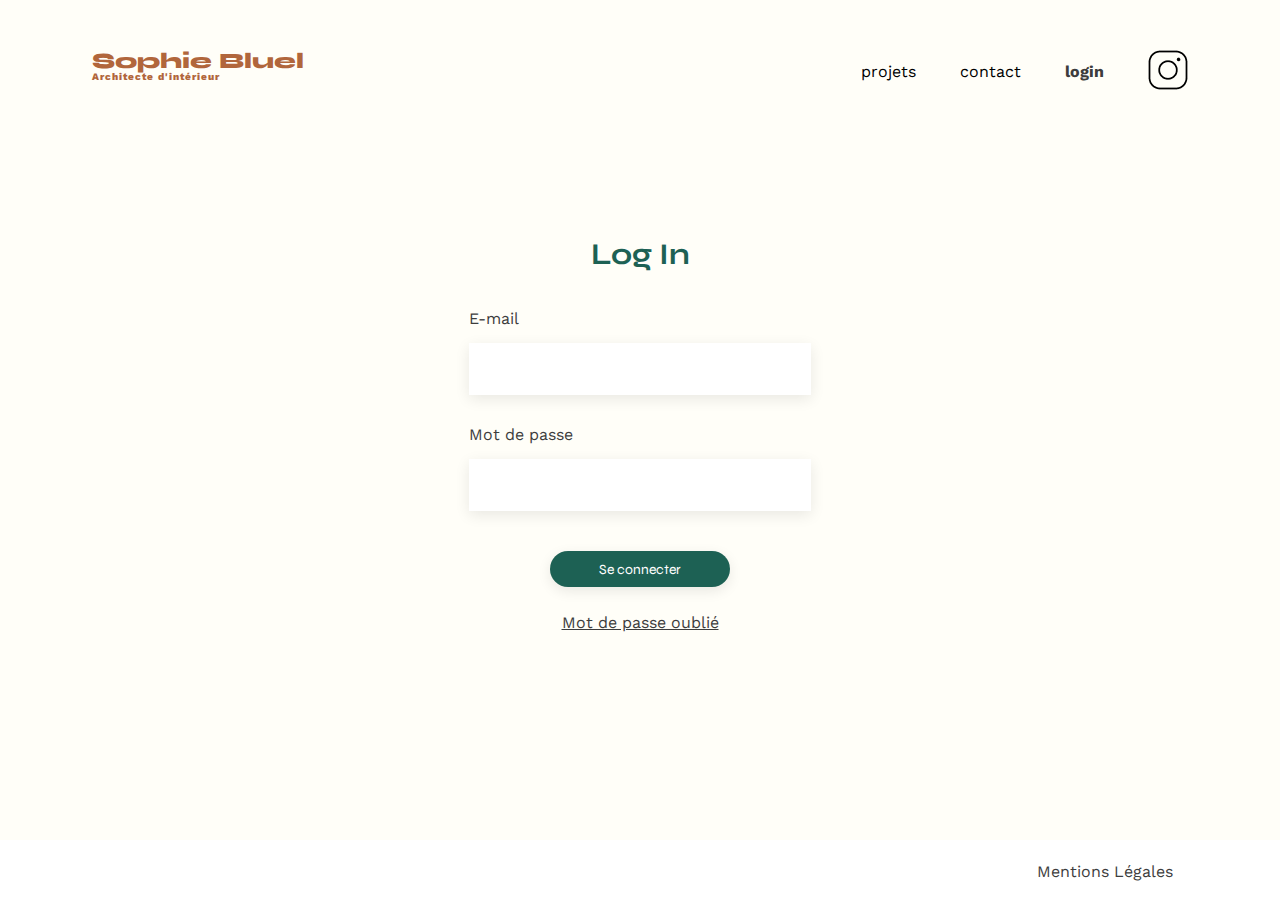
<file: login.html>
<!DOCTYPE html>
<html lang="fr">
  <head>
    <meta charset="UTF-8" />
    <meta http-equiv="X-UA-Compatible" content="IE=edge" />
    <meta name="viewport" content="width=device-width, initial-scale=1.0" />
    <title>Sophie Bluel - Architecte d'intérieur</title>
    <link
      href="https://fonts.googleapis.com/css2?family=Syne:wght@700;800&family=Work+Sans&display=swap"
      rel="stylesheet"
    />
    <link rel="stylesheet" href="./assets/style.css" />
    <link rel="icon" href="./assets/fav/favicon.ico" type="image/x-icon" />
    <script src="./js/login.js"></script>
  </head>
  <body>
    <div class="main-container">
      <header>
        <a href="index.html"
          ><h1>Sophie Bluel <span>Architecte d'intérieur</span></h1></a
        >
        <nav>
          <ul>
            <li>
              <a href="index.html#portfolio">projets</a>
            </li>
            <li>
              <a href="index.html#contact">contact</a>
            </li>
            <li class="login-nav-item">login</li>
            <li><img src="./assets/icons/instagram.png" alt="Instagram" /></li>
          </ul>
        </nav>
      </header>
      <main class="main-login">
        <section id="login">
          <h2>Log In</h2>
          <form class="login-form">
            <label for="email">E-mail</label>
            <input type="email" id="email" name="email" autocomplete="off" />
            <label for="password">Mot de passe</label>
            <input type="password" id="password" name="password" />
            <input type="submit" value="Se connecter" class="submit-form" />
          </form>
          <p class="forgot-passord">Mot de passe oublié</p>
          <p class="login-message"></p>
        </section>
      </main>
    </div>
    <footer class="footer-login">
      <ul>
        <li>Mentions Légales</li>
      </ul>
    </footer>
  </body>
</html>
</file>
<file: assets/style.css>
html, body, div, span, applet, object, iframe,
h1, h2, h3, h4, h5, h6, p, blockquote, pre,
a, abbr, acronym, address, big, cite, code,
del, dfn, em, img, ins, kbd, q, s, samp,
small, strike, strong, sub, sup, tt, var,
b, u, i, center,
dl, dt, dd, ol, ul, li,
fieldset, form, label, legend,
table, caption, tbody, tfoot, thead, tr, th, td,
article, aside, canvas, details, embed,
figure, figcaption, footer, header, hgroup,
menu, nav, output, ruby, section, summary,
time, mark, audio, video {
	margin: 0;
	padding: 0;
	border: 0;
	font-size: 100%;
	font: inherit;
	vertical-align: baseline;
	text-decoration: none;
	color: inherit;
}

article, aside, details, figcaption, figure,
footer, header, hgroup, menu, nav, section {
	display: block;
}

body {
	line-height: 1;
	background-color: #fffef8;
}

ol, ul {
	list-style: none;
}

blockquote, q {
	quotes: none;
}

blockquote:before, blockquote:after,
q:before, q:after {
	content: '';
	content: none;
}

table {
	border-collapse: collapse;
	border-spacing: 0;
}

input:focus {
  outline: none;
}

select:focus {
  outline: none;
}

/****** End reset CSS ******/

body {
	margin:auto;
	font-family: 'Work Sans', sans-serif;
	font-size: 16px;
	color: #3D3D3D;
	font-weight: 400;
	max-width: 1440px;
}

.main-container {
	max-width: 1140px;
  margin: auto;
	padding: 0 20px;
}

/****** Header ******/

header {
	display: flex;
	justify-content: space-between;
	padding: 50px 0 0 0;
	height: 42px;
}

h1 {
	display: flex;
	flex-direction: column;
	font-family: 'Syne';
	font-size: 22px;
	font-weight: 800;
	color: #B1663C;
	padding-left: 22px;
}

h1 > span {
	font-family: 'Work Sans';
	font-size:10px;
	letter-spacing: 0.1em;
}

h2 {
	font-family: 'Syne';
	font-weight: 700;
	font-size: 1.875em;
	color: #1D6154
}

nav ul {
	display: flex;
	align-items: center;
	list-style-type: none;
}

nav li {
	padding: 0 22px;

}

li:hover {
	color: #B1663C;
}

li a:hover {
	color: #B1663C;
}

nav ul li img {
	cursor: pointer;
}

nav ul li a {
	color: #000000;
	font-size: 1em;
}

/****** Introduction ******/

#introduction {
	display: flex;
	align-items: center;
	justify-content: center;
	margin: 80px 0;
}

#introduction figure {
	width: 40%;
	margin-right: 36px;
}

#introduction figure img {
	width: 100%;
}

#introduction article {
	width: 40%;
	margin-left: 36px;
}

#introduction h2 {
	margin-bottom: 1em;
}

#introduction p {
	margin-bottom: 1.5em;
	font-size: 0.875em;
}

/****** Filters ******/

.filters {
	display: flex;
	justify-content: center;
	margin: 51px 0;
}

.filter {
	font-family: 'Syne';
  font-weight: 700;
  color: #1D6154;
  margin: 0 10px;
  text-align: center;
  border-radius: 60px;
  border: 1px solid;
  cursor: pointer;
  padding: 12px 19px;
	font-size: 0.875em;
}

.filter.active {
	background-color: #1D6154;
	color: #fff;
	font-size: 1em;
}

.filters.is-logged-in {
	display: none;
}

/****** Edit ******/

.edition-mode-bar {
	position: absolute;
	top: 0;
	width: 100%;
	background-color: #000000;
	left: 50%;
  transform: translateX(-50%);
  max-width: 1440px;
	height: 40px;
	display: none;
}

header.is-logged-in {
	padding-top: 80px;
}

.edition-mode-bar-content {
	display: flex;
	justify-content: center;
	align-items: center;
	height: 100%;
}

.is-logged-in.edition-mode-bar {
	display: block;
}

.edition-mode-bar-content i,
.edition-mode-bar-content p {
    color: #fff;
		padding: 0 5px;
}

.works-title-and-edit {	
	display: flex;
  align-items: center;
  justify-content: center;
}

.works-title-and-edit h2,
.works-title-and-edit p {
  padding: 0 5px;
}

.edit-works {
	margin-left: 20px;
	cursor: pointer;
}

.edit-works p {
	color: #000000;
	font-size: 0.875em;
}

.edit-works,
.profile-picture-edit,
.presentation-text-edit {
	display: none;
}

.is-logged-in.edit-works,
.is-logged-in.profile-picture-edit,
.is-logged-in.presentation-text-edit {
	display: flex;
	color: #000000;
}

.profile-picture-edit {
  margin: auto;
  padding: 15px 0;
}

.profile-picture-edit p, 
.presentation-text-edit p {
	padding: 0 5px;
}

.profile-picture-edit p,
.presentation-text-edit p,
.profile-picture-edit i,
.presentation-text-edit i {
	cursor: pointer;
	color: #000000;
}

.title-is-logged-in {
	margin-bottom: 80px;
}

/****** Gallery ******/

.gallery {
	width: 100%;
	display: grid;
	grid-template-columns: 1fr 1fr 1fr;
	grid-column-gap: 20px;
	grid-row-gap: 20px;
}

.gallery img {
	width: 100%;
}

figcaption {
	font-size: 0.8125em;
}

/****** Modal ******/

.modal-container {
	position: fixed;
  top: 0;
  left: 0;
  width: 100%;
  height: 100%;
  background-color: rgba(0, 0, 0, 0.5);
  align-items: center;
  justify-content: center;
  z-index: 9999;
	display: none; 
}

.modal-is-open {
	display: flex;
}

.modal-content {
	background-color: #fff;
  padding: 60px 105px 55px 105px;
  position: relative;
	border-radius: 10px;
	min-width: 30%;
	margin: auto;
	display: flex;
	justify-content: center;
}

.modal-content h3 {
	text-align: center;
	margin: 0 0 40px 0;
	font-size: 1.625em;
}

.close-modal-icon {
	position: absolute;
	top: 30px;
	right: 30px;
	cursor: pointer;
}

.modal-works {
	display: grid;
  grid-template-columns: 78px 78px 78px 78px 78px;
	grid-column-gap: 6px;
  grid-row-gap: 10px;
}

.modal-works img {
	width: 100%;
	height: 104px;
}

.modal-works p {
	font-size: 0.75em;
}

.work-img-container {
	position: relative;
}

.work-img-container .delete-work-icon {
	position: absolute;
	top: 5px;
	right: 5px;
	color: #fff;
	background-color: #000000;
  padding: 10px 7px;
	cursor: pointer;
}

.work-img-container .move-work-icon {
	position: absolute;
	top: 5px;
	right: 30px;
	color: #fff;
	background-color: #000000;
  padding: 10px 7px;
	cursor: pointer;
}

.delete-all-pictures {
	color: #D65353;
	font-size: 0.875em;
	margin-top: 23px;
	cursor: pointer;
}

.modal-features {
	display: flex;
	flex-direction: column;
	align-items: center;
}

.back-to-photo-gallery-icon {
	position: absolute;
	top: 30px;
	left: 30px;	
	cursor: pointer;
}

.hide {
	display: none;
}

.show {
	display: block;
}

.separation-line {
	border-top: 1px solid #B3B3B3;
	margin: 47px 0 38px 0;
}

.delete-picture-message {
	font-size: 0.875em;
	margin-top: 25px;
	text-align: center;
}

/****** Send work form ******/

.add-picture-content {
	width: 100%;
}

.send-work-form  {
	display: flex;
	flex-direction: column;
}

.send-work-form input, .send-work-form select {
	height: 50px;
  font-size: 1.2em;
  border: none;
  box-shadow: 0px 4px 14px rgba(0, 0, 0, 0.09);
	padding-left: 16px;
  color: #444;
	font-size: 0.875em;
}

.send-work-form label {
	margin: 2em 0 1em 0;
	font-size: 0.875em;
}

#submit-button {
	background-color: #A7A7A7;
	height: 36px;
	border-radius: 60px;
	width: 237px;
	color: #fff;
	margin: auto;
	font-weight: 600;
	cursor: pointer;
}

.add-picture {
	font-family: 'Syne';
	color: white;
	background-color: #1D6154;
	margin: 0 auto;
	width: 237px;
	text-align: center;
	border-radius: 60px;
	padding: 10px;
	cursor: pointer;
	font-size: 0.875em;
}

.img-input-elements p {
	font-size: 0.625em;
}

#img-input {
	display: none;
}

.add-img-input-container {
	display: flex;
	flex-direction: column;
	text-align: center;
	background-color: #E8F1F6;
	height: 169px;
}

.img-input-elements {
	display: flex;
	flex-direction: column;
	padding: 30px;
	max-width: 65%;
  margin: auto;
}

.img-input-elements i {
	color: #B9C5CC;
	margin: 10px 0;
}

.img-preview {
	display: none;
}

#file-label {
	color: #306685;
	padding: 10px 33px;
	cursor: pointer;
	border-radius: 50px;
	background: #CBD6DC;
	font-size: 0.875em;
}

.display-img-preview {
	display: block;
}

.add-img-input-container img {
	width: 35%;
	height: 100%;
	margin: auto;
	object-fit: cover;
}

.hide-img-input-elements {
	display: none;
}

.submit-is-valid {
	background-color: #1D6154!important;
}

.add-work-form-message {
	font-size: 0.875em;
  margin-top: 30px;
  text-align: center;
}

/****** Contact ******/

#contact {
	width: 50%;
	margin: 0 auto 45px;
}

#contact > * {
	text-align: center;
}

#contact h2{
	margin-bottom: 20px;
	margin-top: 57px;
}

#contact form {
	text-align: left;
	margin-top:30px;
	display: flex;
	flex-direction: column;
}

#contact input {
	height: 50px;
	border: none;
	box-shadow: 0px 4px 14px rgba(0, 0, 0, 0.09);
	padding-left: 16px;
  color: #444;
	font-size: 0.875em;
}

#contact .submit-form,
#login .submit-form {
	margin: 40px auto 0 auto;
	height: 36px;
	color: #fff;
	background-color: #1D6154;
	border-radius: 60px;
	width: 180px;
	font-family: 'Syne';
	padding: 0;
}

#contact .submit-form:hover,
#login .submit-form:hover {
	background-color: #0E2F28;
	cursor: pointer;
}

#contact label {
	margin: 2em 0 1em 0;
	font-size: 0.875em;
}
#contact textarea {
	border: none;
	box-shadow: 0px 4px 14px rgba(0, 0, 0, 0.09);
	padding: 16px;
  color: #444;
	font-size: 0.875em;
	font-family: 'Syne';
}

#contact p {
	font-size: 1em;
}

textarea:focus {
  outline: none;
}

/****** Footer ******/

footer {
	background-color: #fff;
	text-align: end;
	height: 60px;
}

footer ul li {
	padding-right: 107px;
  padding-top: 24px;
}

.footer-login {
	position: fixed;
  bottom: 0;
  width: 100%;
	max-width: 1440px;
}

/****** Login Page ******/

.main-login {
	height: calc(100vh - 154px);
	display: flex;
  align-items: center;
}

#login {
	width: 30%;
	margin: auto;
}

#login form {
	display: flex;
	flex-direction: column;
}

#login input {
	height: 50px;
  font-size: 0.875em;
  border: none;
  box-shadow: 0px 4px 14px rgba(0, 0, 0, 0.09);
	padding-left: 16px;
  color: #444;
}

#login label {
	margin: 2em 0 1em 0;
}

#login h2 {
	text-align: center;
	margin-bottom: 10px;
}

.login-form-submit {
	background-color: red;
}

.forgot-passord {
	text-align: center;
	text-decoration: underline;
	margin-top: 28px;
	cursor: pointer;
}

.login-nav-item {
	font-weight: bold;
	-webkit-font-smoothing: antialiased;
	cursor: pointer;
}

.login-message {
	text-align: center;
	margin-top: 30px;
	height: 30px;
}

/****** Media queries ******/

@media (max-width: 767px) {
	body {
		font-size: 14px;
	}

	header {
		flex-direction: column;
		height: 100px;
		padding: 30px 0 0 0;
	}

	nav ul {
		justify-content: space-between;
	}

	nav li {
    padding: 13px 0;
	}

	#introduction {
  	flex-direction: column;
		margin: 20px 0;
	}

	#introduction figure {
    width: 100%;
    margin-right: 0;
	}

	#introduction article {
    width: 100%;
    margin-left: 0;
		margin-top: 15px;
	}

	.filters {
		flex-wrap: wrap;
		margin: 35px 0;
	}

	.filter {
		margin: 10px 5px;
	}

	.gallery {
    grid-template-columns: 1fr 1fr;
	}

	#contact {
    width: 100%;
	}

	.title-is-logged-in {
    margin-bottom: 50px;
	}

	.main-login {
    height: calc(100vh - 190px);
	}

	#login {
    width: 100%;
	}

	footer {
    display: flex;
    align-items: center;
    justify-content: center;
	}

	footer ul li {
		padding: 0;
	}

	.modal-works {
    grid-template-columns: 78px 78px 78px;
		justify-content: center;
	}

	.modal-is-open {
    overflow: scroll;
	}

	.modal-content {
    padding: 60px 10px 55px 10px;
    border-radius: 0;
    min-width: 80%;
	}
}
</file>
